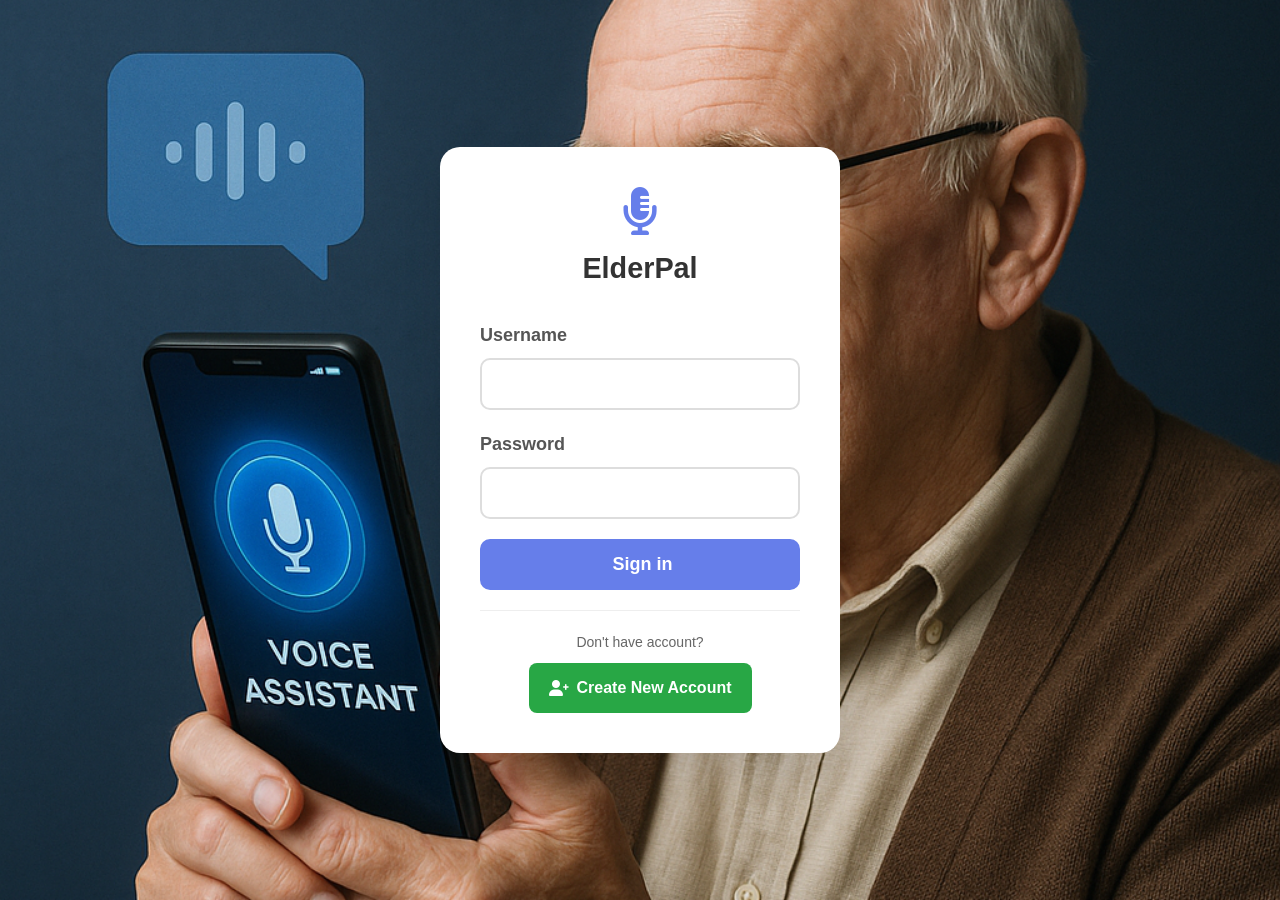
<file: voiceassistant/login.html>
<!DOCTYPE html>
<html lang="en">
<head>
  <meta charset="UTF-8">
  <meta name="viewport" content="width=device-width, initial-scale=1">
  <title>ElderPal-login</title>
  <link rel="icon" href="logo1.png" type="image/png">
  <link rel="stylesheet" href="login.css">
  <link href="https://cdnjs.cloudflare.com/ajax/libs/font-awesome/6.0.0/css/all.min.css" rel="stylesheet">
</head>
<body class="Login-page">
    <div class="login-container">
        <div class="login-card">
            <div class="logo">
                <i class="fas fa-microphone-alt"></i>
                <h1>ElderPal</h1>
            </div>

            <form id="loginForm" class="login-form">
                <div class="input-group">
                    <label for="username">Username</label>
                    <input type="text" id="username" name="username" required>
                </div>

                <div class="input-group">
                    <label for="password">Password</label>
                    <input type="password" id="password" name="password" required>
                </div>

                <button type="submit" class="login-btn">
                    <i class="fas fa-sign-in-alt-alt"></i>
                    Sign in
                </button>
            </form>

            <div class="signup-footer">
                <p>Don't have account?</p>
                <a href="signup.html" class="link-btn">
                    <i class="fa fa-user-plus"></i>
                    Create New Account
                </a>
            </div>
        </div>
    </div>

    <script src="login.js"></script>
</body>
</file>
<file: voiceassistant/login.css>
* {
  margin: 0;
  padding: 0;
  box-sizing: border-box;
}

body {
  font-family: "Arial", sans-serif;
  font-size: 18px;
  line-height: 1.6;
  color: #333;
  background: linear-gradient(135deg, #667eea 0%, #764ba2 100%);
  min-height: 100vh;
  display: flex;
  align-items: center;
  justify-content: center;
  padding: 20px;
  background-image: url(bgimage.png);
  background-position: center;
  background-repeat: no-repeat;
  background-size: cover;
}

.login-container {
  width: 100%;
  max-width: 400px;
}

.login-card {
  background: white;
  border-radius: 20px;
  padding: 40px;
  box-shadow: 0 20px 40px rgba(0, 0, 0, 0.1);
  text-align: center;
}

.logo {
  margin-bottom: 30px;
}

.logo i {
  font-size: 3rem;
  color: #667eea;
  margin-bottom: 10px;
}

.logo h1 {
  color: #333;
  font-size: 1.8rem;
  margin-bottom: 10px;
}

.input-group {
  margin-bottom: 20px;
  text-align: left;
}

.input-group label {
  display: block;
  margin-bottom: 8px;
  font-weight: bold;
  color: #555;
}

.input-group input {
  width: 100%;
  padding: 15px;
  border: 2px solid #ddd;
  border-radius: 10px;
  font-size: 16px;
  transition: border-color 0.3s;
}

.input-group input:focus {
  outline: none;
  border-color: #667eea;
}

.login-btn {
  width: 100%;
  padding: 15px;
  background: #667eea;
  color: white;
  border: none;
  border-radius: 10px;
  font-size: 18px;
  font-weight: bold;
  cursor: pointer;
  transition: background 0.3s;
  margin-bottom: 20px;
}

.login-btn:hover {
  background: #5a6fd8;
}

.demo-credentials {
  background: #f8f9fa;
  padding: 15px;
  border-radius: 10px;
  font-size: 14px;
  color: #666;
  margin-bottom: 20px;
}

.signup-footer {
  text-align: center;
  padding-top: 20px;
  border-top: 1px solid #eee;
}

.signup-footer p {
  margin-bottom: 10px;
  color: #666;
  font-size: 14px;
}

.link-btn {
  display: inline-flex;
  align-items: center;
  gap: 8px;
  padding: 12px 20px;
  background: #28a745;
  color: white;
  text-decoration: none;
  border-radius: 8px;
  font-size: 16px;
  font-weight: bold;
  transition: background 0.3s;
}

.link-btn:hover {
  background: #218838;
}

.error-message {
  background: #f8d7da;
  color: #721c24;
  padding: 12px;
  border-radius: 8px;
  margin-bottom: 15px;
  border: 1px solid #f5c6cb;
  font-size: 14px;
}

.success-message {
  background: #d4edda;
  color: #155724;
  padding: 12px;
  border-radius: 8px;
  margin-bottom: 15px;
  border: 1px solid #c3e6cb;
  font-size: 14px;
}

@media (max-width: 480px) {
  .login-card {
    padding: 30px 20px;
  }

  .login-btn {
    padding: 12px;
  }

  .link-btn {
    padding: 10px 15px;
    font-size: 14px;
  }
}
</file>
